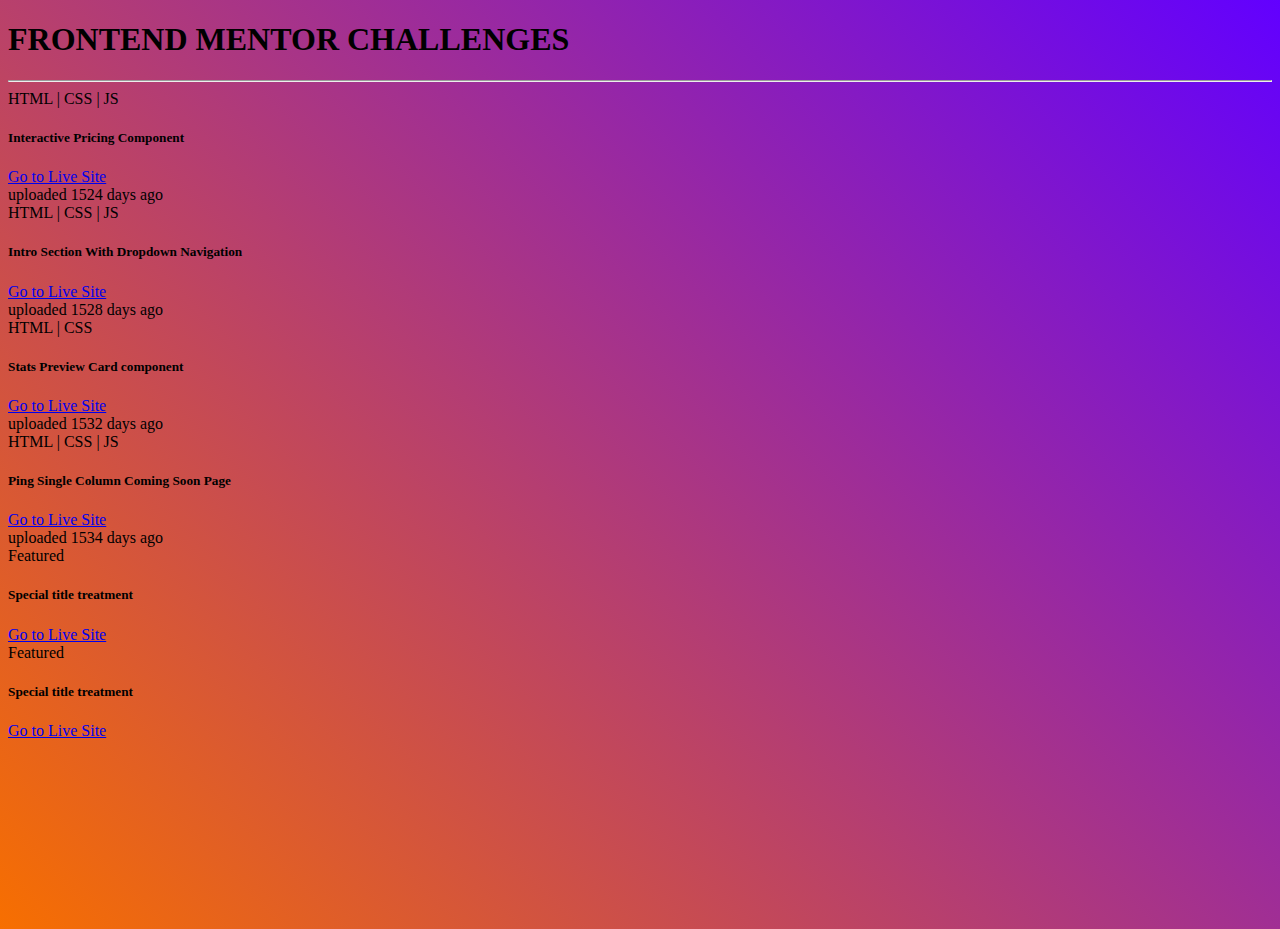
<file: index.html>
<!DOCTYPE html>
<html lang="en">
    <head>
        <meta charset="UTF-8">
        <meta http-equiv="X-UA-Compatible" content="IE=edge">
        <meta name="viewport" content="width=device-width, initial-scale=1.0">

        <!-- bootstrap -->
        <link href="https://cdn.jsdelivr.net/npm/bootstrap@5.1.3/dist/css/bootstrap.min.css" rel="stylesheet" integrity="sha384-1BmE4kWBq78iYhFldvKuhfTAU6auU8tT94WrHftjDbrCEXSU1oBoqyl2QvZ6jIW3" crossorigin="anonymous">

        <!-- css local -->
        <link rel="stylesheet" href="style.css">
        <title>Frontendmentor Challenges</title>
        
    </head>
    <body>
        <main class="container">
            <div class="my-5">
                <h1 class="text-center text-white">FRONTEND MENTOR CHALLENGES</h1>
            </div>
            <hr class="bg-white">
            <div class="row my-4 d-flex flex-column flex-md-row m-auto">

				<!-- project 1 starts -->
				<div class="card-group my-2 col col-md-6 col-lg-4">
                    <div class="card text-center">
                        <div class="card-header">
                          	HTML | CSS | JS 
                        </div>

                        <div class="card-body d-flex flex-column justify-content-between">
							<h5 class="card-title">Interactive Pricing Component</h5>
							<a href="./Interactive_Pricing_Component/index.html" class="btn btn-outline-primary">Go to Live Site</a>
                        </div>

                        <div id="uploadDate4" class="card-footer text-muted">
                        </div>
                    </div>
                </div>
				<!-- project 1 ends -->

				<!-- project 2 starts -->
				<div class="card-group my-2 col col-md-6 col-lg-4">
                    <div class="card text-center">
                        <div class="card-header">
                          	HTML | CSS | JS
                        </div>

                        <div class="card-body d-flex flex-column justify-content-between">
							<h5 class="card-title">Intro Section With Dropdown Navigation</h5>
							<a href="./Intro_Section_With_Dropdown_Navigation/index.html" class="btn btn-outline-primary">Go to Live Site</a>
                        </div>

                        <div id="uploadDate2" class="card-footer text-muted">
                        </div>
                      </div>
                </div>
				<!-- project 2 starts -->

				<!-- project 3 starts -->
                <div class="card-group my-2 col col-md-6 col-lg-4">
                    <div class="card text-center">
                        <div class="card-header">
                            HTML | CSS
                        </div>

                        <div class="card-body d-flex flex-column justify-content-between">
                            <h5 class="card-title">Stats Preview Card component</h5>
                            <a href="./Stats_Preview_Card_Component/index.html" class="btn btn-outline-primary">Go to Live Site</a>
                        </div>

                        <div id="uploadDate1" class="card-footer text-muted">
                        </div>
                    </div>
                </div>
				<!-- project 3 ends -->

				<!-- project 4 starts -->
                <div class="card-group my-2 col col-md-6 col-lg-4">
                    <div class="card text-center">
                        <div class="card-header">
                           HTML | CSS | JS
                        </div>

                        <div class="card-body d-flex flex-column justify-content-between">
                            <h5 class="card-title">Ping Single Column Coming Soon Page</h5>
                            <a href="./Ping_Single_Column_Coming_Soon_Page/index.html" class="btn btn-outline-primary">Go to Live Site</a>
                        </div>
                        
                        <div id="uploadDate3" class="card-footer text-muted">
                        </div>
                    </div>
                </div>
                <!-- project 4 ends -->

				<!-- project 5 starts -->
                <div class="card-group my-2 col col-md-6 col-lg-4">
                    <div class="card text-center bg-transparent">
                        <div class="card-header">
                          	Featured
                        </div>
                        <div class="card-body d-flex flex-column justify-content-between">
							<h5 class="card-title">Special title treatment</h5>
							<a href="#" class="btn btn-outline-primary">Go to Live Site</a>
                        </div>
                        <div class="card-footer text-muted">
                        </div>
                      </div>
                </div>
				<!-- project 5 ends -->

				<!-- project 6 starts -->
                <div class="card-group my-2 col col-md-6 col-lg-4">
                    <div class="card text-center bg-transparent">
                        <div class="card-header">
                          	Featured
                        </div>
                        <div class="card-body d-flex flex-column justify-content-between">
							<h5 class="card-title">Special title treatment</h5>
							<a href="#" class="btn btn-outline-primary">Go to Live Site</a>
                        </div>
                        <div class="card-footer text-muted">
                        </div>
                    </div>
                </div>
				<!-- project 6 ends -->

            </div>
        </main>

        <!-- js bootstrap -->
        <script src="https://cdn.jsdelivr.net/npm/bootstrap@5.1.3/dist/js/bootstrap.bundle.min.js" integrity="sha384-ka7Sk0Gln4gmtz2MlQnikT1wXgYsOg+OMhuP+IlRH9sENBO0LRn5q+8nbTov4+1p" crossorigin="anonymous"></script>

        <!-- local js -->
        <script src="./script.js"></script>
    </body>
</html>
</file>
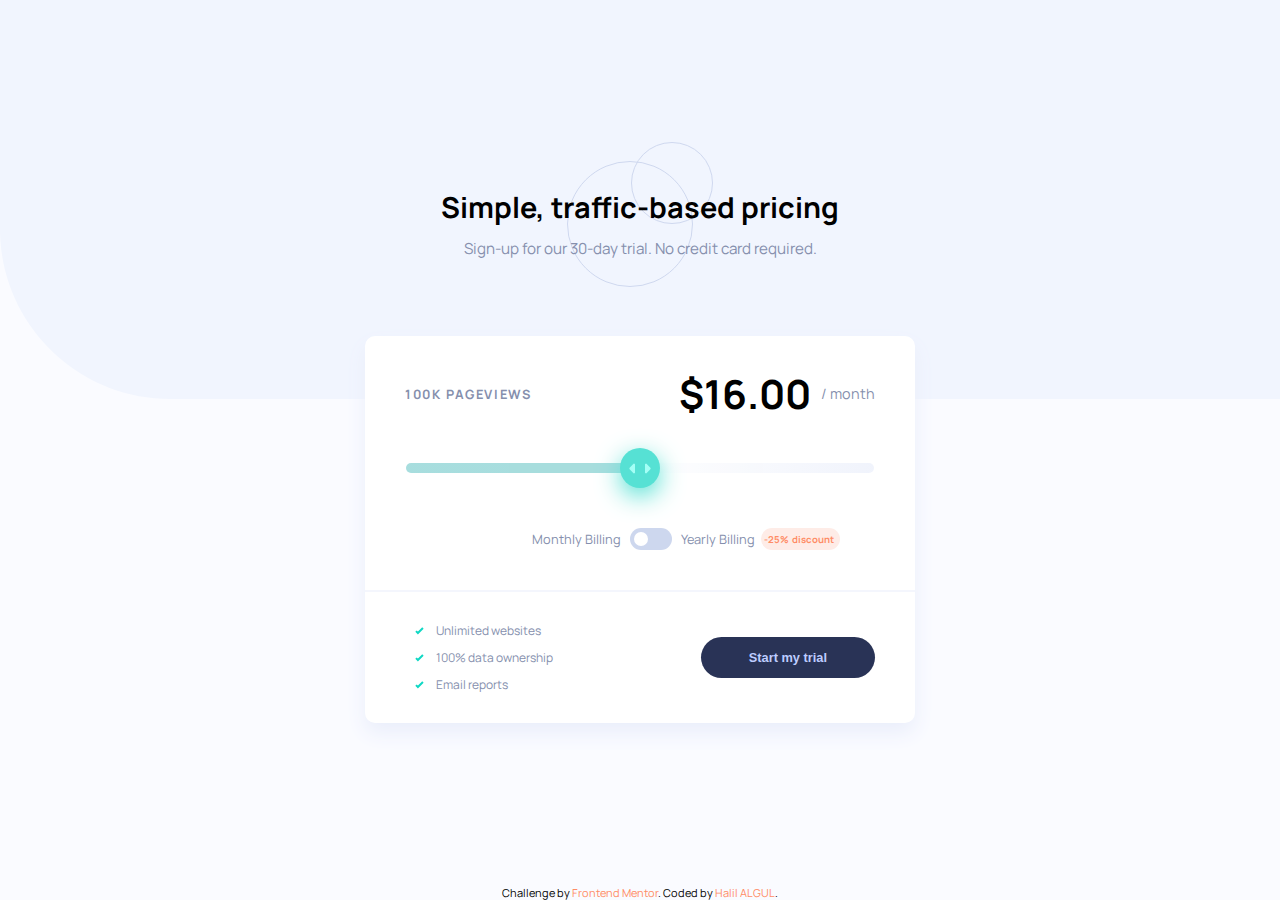
<file: Interactive_Pricing_Component/index.html>
<!DOCTYPE html>
<html lang="en">
	<head>
		<meta charset="UTF-8">
		<meta name="viewport" content="width=device-width, initial-scale=1.0"> <!-- displays site properly based on user's device -->

		<!-- google fonts -->
		<link rel="preconnect" href="https://fonts.googleapis.com">
		<link rel="preconnect" href="https://fonts.gstatic.com" crossorigin>
		<link href="https://fonts.googleapis.com/css2?family=Manrope:wght@600;800&display=swap" rel="stylesheet">

		<!-- css local -->
		<link rel="stylesheet" href="style.css">
		
		<!-- icon is taken from icons8.com -->
		<link rel="icon" type="image/png" sizes="32x32" href="./images/icons8-price-32.png"> 
		
		<title>Interactive Pricing Component</title>

	</head>
	<body>
		<main>

			<!-- textPanel starts -->
			<div class="textPanel">
				<h1>Simple, traffic-based pricing</h1>
				<p>Sign-up for our 30-day trial. <br /> No credit card required.</p>
			</div>
			<!-- textPanel ends -->

			<!-- pricePanel starts -->
			<div class="pricePanel">
				<div>

					<!-- page view count starts -->
					<div class="pageViewContainer">
						<p class="pageView">100K  PAGEVIEWS</p>

						<!-- price on desktop version starts -->
						<div class="priceContainerDesktop">
							<p class="priceDesktop">$16.00 <span>/ month</span></p>
						</div>
						<!-- price on desktop version ends -->

					</div>
					<!-- page view count ends -->

					<!-- range slider starts -->
					<div class="slideContainer">
						<input type="range" min="0" max="4" value="2" class="sliderPrice" id="rangeSlider">
					</div>
					<!-- range slider starts -->

					<!-- price on mobile version starts -->
					<div class="priceContainerMobile">
						<p class="priceMobile">$16.00 <span>/ month</span> </p>
					</div>
					<!-- price on mobile version ends -->

					<!-- subscription content starts -->
					<div class="subscriptionContainer">
						<p>Monthly Billing</p>
						<label class="switch">
							<input id="toggleSubscription" type="checkbox">
							<span class="slider round"></span>
						</label>
						<p>Yearly Billing</p>
						<a class="discountSpan">-25% <span>discount</span> </a>
					</div>
					<!-- subscription content ends -->

				</div>

				<hr />

				<div class="listAndButtonContainer">
					<div class="listContainer">
						<ul>
							<li>
								<img src="./images/icon-check.svg" alt="checkmark"> 
								Unlimited websites
							</li>
							<li>
								<img src="./images/icon-check.svg" alt="checkmark"> 
								100% data ownership
							</li>
							<li>
								<img src="./images/icon-check.svg" alt="checkmark"> 
								Email reports
							</li>
						</ul>
					</div>

					<!-- button start -->
					<div class="buttonContainer">
						<button id="btnNotify">Start my trial</button>
					</div>
					<!-- button ends -->

				</div>
			</div>
			<!-- pricePanel ends -->

		</main>

		<!-- footer starts -->
		<footer>
			Challenge by <a href="https://www.frontendmentor.io?ref=challenge" target="_blank" rel="noopener noreferrer">Frontend Mentor</a>. 
			Coded by <a href="https://www.linkedin.com/in/halilagul/" target="_blank" rel="noopener noreferrer">Halil ALGUL</a>.
		</footer>
		<!-- footer ends -->

		<!-- local js -->
		<script src="./script.js"></script>

	</body>
</html>
</file>
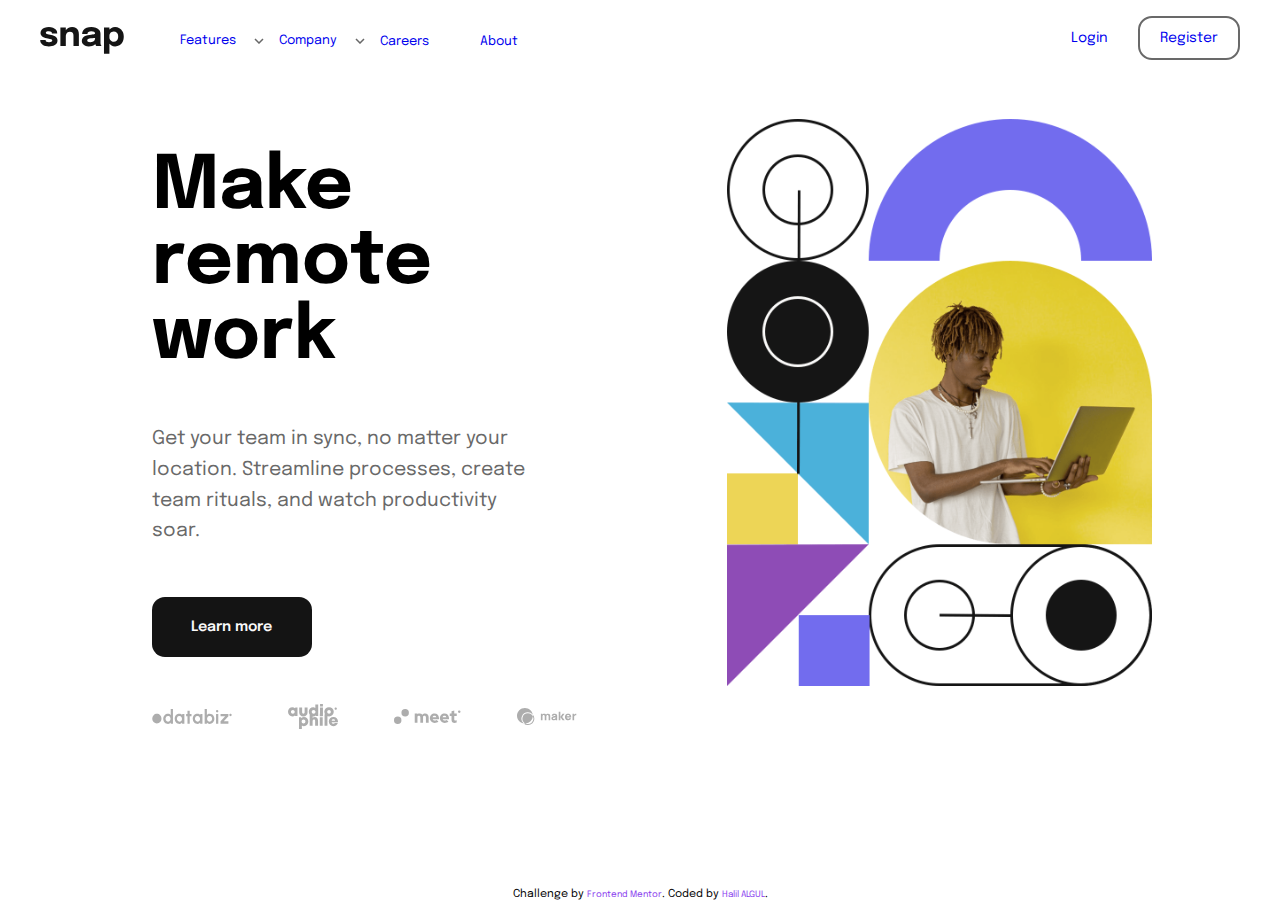
<file: Intro_Section_With_Dropdown_Navigation/index.html>
<!DOCTYPE html>
<html lang="en">
    <head>
        <meta charset="UTF-8">
        <meta name="viewport" content="width=device-width, initial-scale=1.0"> <!-- displays site properly based on user's device -->

        <link rel="icon" type="image/png" sizes="32x32" href="./images/favicon-32x32.png">

        <!-- google fonts -->
        <link rel="preconnect" href="https://fonts.googleapis.com">
        <link rel="preconnect" href="https://fonts.gstatic.com" crossorigin>
        <link href="https://fonts.googleapis.com/css2?family=Epilogue:wght@500;700&display=swap" rel="stylesheet">

        <!-- css local -->
        <link rel="stylesheet" href="style.css">
        
        <title>Frontend Mentor | Intro Section With Dropdown Navigation</title>

    </head>
    <body>
        <header>

            <!-----------------------------------Navigations Starts----------------------------------->
            <nav>

                <!-- Logo Starts -->
                <div class="snapLogoDiv">
                    <a href="#" id="snapLogo">
                        <img src="./images/logo.svg" alt="snap logo">
                    </a>
                </div>
                <!-- Logo Ends -->

                <!-----------------------------------Desktop Navigation Bar Starts----------------------------------->
                <div class="wideScreen">
                    
                    <!-- featuresDesktop starts -->
                    <div class="featuresDiv">
                        <a href="#" id="features">
                            Features
                            <img 
                            id="featuresArrow"
                            src="./images/icon-arrow-down.svg" 
                            alt="down arrow to expand features section">
                        </a>
                        <div class="dropdownFeatures hide">
                            <a href="#">
                                <img src="./images/icon-todo.svg" alt="todo icon">
                               <p>Todo List</p>
                            </a>
                            <a href="#">
                                <img src="./images/icon-calendar.svg" alt="calendar icon">
                                <p>Calendar</p>
                            </a>
                            <a href="#">
                                <img src="./images/icon-reminders.svg" alt="reminders icon">
                                <p>Reminders</p>
                            </a>
                            <a href="#">
                                <img src="./images/icon-planning.svg" alt="planning icon">
                                <p>Planning</p>
                            </a>
                        </div>
                    </div>
                    <!-- featuresDesktop ends -->

                    <!-- companyDesktop starts -->
                    <div class="companyDiv">
                        <a href="#" id="company">
                            Company
                            <img 
                            id="companyArrow" 
                            src="./images/icon-arrow-down.svg" 
                            alt="down arrow to expand company section">
                        </a>
                        <div class="dropdownCompany hide" isActive="true">
                            <a href="#">
                                <p>History</p>
                            </a>
                            <a href="#">
                                <p>Our Team</p>
                            </a>
                            <a href="#">
                                <p>Blog</p>
                            </a>
                        </div>
                    </div>
                    <!-- companyDesktop ends -->
                    <div class="navItem">
                        <a href="#">Careers</a>
                    </div>
                    <div class="navItem">
                        <a href="#">About</a>
                    </div>
                    <div class="loginAndRegister">
                        <a href="#" id="login">Login</a>
                        <a href="#" id="register">Register</a>
                    </div>
                </div>
                <!-----------------------------------Desktop Navigation Bar Ends----------------------------------->

                <!-----------------------------------Mobile Side-Bar Starts----------------------------------->

                <!-- menu icon starts -->
                <div class="menuDiv">
                    <a href="#" id="menuIcon">
                        <img src="./images/icon-menu.svg" alt="menu icon">
                    </a>
                </div>
                <!-- menu icon ends -->

                <!-- Off-Canvas Navigation Start -->
                <div class="sidebar hide">
                    <div class="closeDiv">
                        <a href="#" id="sidebarClose">
                            <img src="./images/icon-close-menu.svg" alt="sidebar close button" align="right">
                        </a>
                    </div>

                    <!-- featuresMobile starts -->
                    <div class="featuresDiv">
                        <a href="#" id="featuresMobile">
                            Features
                            <img 
                            id="featuresArrowMobile"
                            src="./images/icon-arrow-down.svg" 
                            alt="down arrow to expand features section">
                        </a>
                        <div class="dropdownFeatures dropdownFeaturesMobile hide">
                            <a href="#">
                                <img src="./images/icon-todo.svg" alt="todo icon">
                               <p>Todo List</p>
                            </a>
                            <a href="#">
                                <img src="./images/icon-calendar.svg" alt="calendar icon">
                                <p>Calendar</p>
                            </a>
                            <a href="#">
                                <img src="./images/icon-reminders.svg" alt="reminders icon">
                                <p>Reminders</p>
                            </a>
                            <a href="#">
                                <img src="./images/icon-planning.svg" alt="planning icon">
                                <p>Planning</p>
                            </a>
                        </div>
                    </div>
                    <!-- featuresMobile ends -->

                    <!-- companyMobile starts -->
                    <div class="companyDiv">
                        <a href="#" id="companyMobile">
                            Company
                            <img 
                            id="companyArrowMobile" 
                            src="./images/icon-arrow-down.svg" 
                            alt="down arrow to expand company section">
                        </a>
                        <div class="dropdownCompany dropdownCompanyMobile hide">
                            <a href="#">
                                <p>History</p>
                            </a>
                            <a href="#">
                                <p>Our Team</p>
                            </a>
                            <a href="#">
                                <p>Blog</p>
                            </a>
                        </div>
                    </div>
                    <!-- companyMobile ends -->
                    <div>
                        <a href="#">Careers</a>
                    </div>
                    <div>
                        <a href="#">About</a>
                    </div>
                    <div class="loginAndRegister">
                        <a href="#" id="loginMobile">Login</a>
                        <a href="#" id="register">Register</a>
                    </div>
                </div>
                <!-- Off-Canvas Navigation Ends -->

                <!-----------------------------------Mobile Side-Bar Ends----------------------------------->
            </nav>
            <!-----------------------------------Navigations Ends----------------------------------->
        </header>

        <!-----------------------------------Main Starts----------------------------------->
        <main>
            <div class="mainDiv">

                <!-- image mobile starts -->
                <div class="imageDiv">
                    <img class="imageMobile" src="./images/image-hero-mobile.png" alt="a guy holding laptop">
                </div>
                <!-- image mobile ends -->

                <!-- text panel starts -->
                <div class="textPanel">
                    <div class="text">
                        <h1>Make remote work</h1>
                        <p>Get your team in sync, no matter your location. Streamline processes, create team rituals, and watch productivity soar.</p>
                        <a href="#" class="moreBtn">Learn more</a>
                        <div class="companyLogos">
                            <img src="./images/client-databiz.svg" alt="databiz logo" width="80px" height="15px">
                            <img src="./images/client-audiophile.svg" alt="audiophile logo" width="50px">
                            <img src="./images/client-meet.svg" alt="meet logo" height="15px">
                            <img src="./images/client-maker.svg" alt="maker logo" width="60px">
                        </div>
                    </div>
                </div>
                <!-- text panel ends -->

                <!-- image desktop starts -->
                <div class="imageDesktopDiv">
                    <img class="imageDesktop" src="./images/image-hero-desktop.png" alt="a guy holding laptop">
                </div>
                <!-- image desktop ends -->

            </div>
        </main>
        <!-----------------------------------Main Ends----------------------------------->

        

        
        <!-----------------------------------Footer Starts----------------------------------->
        <footer>
            Challenge by <a href="https://www.frontendmentor.io?ref=challenge" rel="noopener noreferrer" target="_blank">Frontend Mentor</a>. 
            Coded by <a href="https://github.com/halibal" rel="noopener noreferrer" target="_blank">Halil ALGUL</a>.
        </footer>
        <!-----------------------------------Footer Ends----------------------------------->

        <!-----------------------------------JavaScript Local----------------------------------->
        <script src="script.js"></script>
    </body>
</html>
</file>
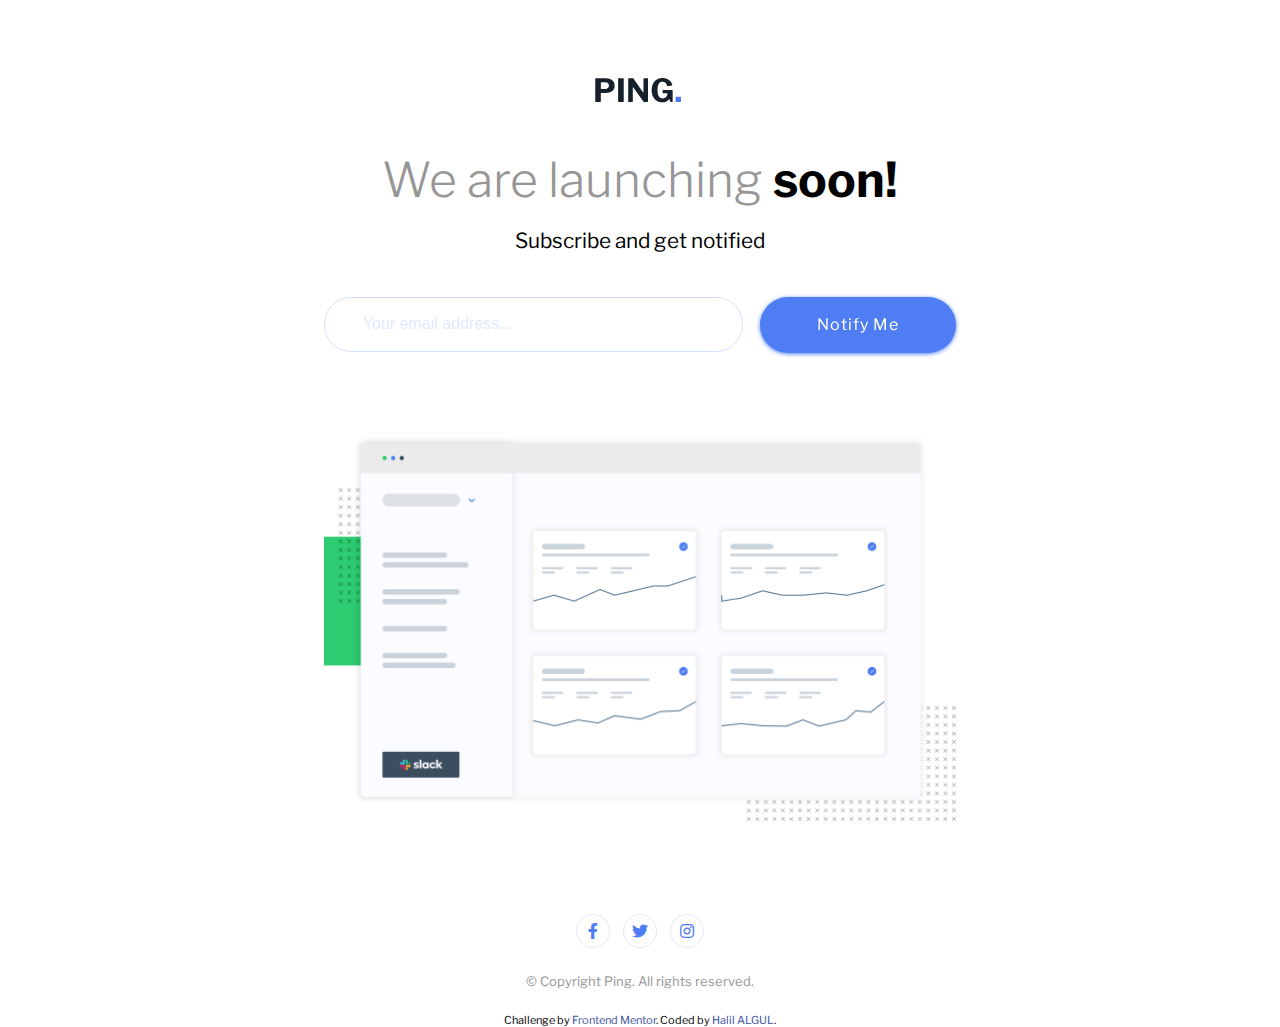
<file: Ping_Single_Column_Coming_Soon_Page/index.html>
<!DOCTYPE html>
<html lang="en">
    <head>
        <meta charset="UTF-8">
        <meta name="viewport" content="width=device-width, initial-scale=1.0"> <!-- displays site properly based on user's device -->

        <!-- favicon -->
        <link rel="icon" type="image/png" sizes="32x32" href="./images/favicon-32x32.png">

        <!-- fontawesome local -->
        <link rel="stylesheet" href="./fontawesome/css/all.min.css">

        <!-- css local -->
        <link rel="stylesheet" href="style.css">
        
        <!-- title -->
        <title>Frontend Mentor | Ping Coming Soon Page</title>

    </head>
    <body>
        <main>
            <div class="content">
                <div class="companyLogoDiv">
                    <svg class="companyLogo" xmlns="http://www.w3.org/2000/svg" viewBox="-180 0 450 70"><g fill="none"><path fill="#15202A" d="M5.008 25c.555 0 .832-.245.832-.736v-8c0-.235.117-.352.352-.352h4.8c2.603 0 4.699-.635 6.288-1.904 1.59-1.27 2.384-3.056 2.384-5.36 0-1.621-.41-2.987-1.232-4.096-.821-1.11-1.93-1.936-3.328-2.48-1.397-.544-2.981-.816-4.752-.816h-9.6c-.341 0-.512.203-.512.608V24.36c0 .213.048.373.144.48.096.107.272.16.528.16h4.096zm5.216-13.088H6.288c-.17 0-.288-.048-.352-.144-.064-.096-.096-.25-.096-.464V5.832c0-.213.048-.363.144-.448.096-.085.25-.128.464-.128H10c1.195 0 2.144.277 2.848.832.704.555 1.056 1.376 1.056 2.464 0 1.045-.33 1.867-.992 2.464-.661.597-1.557.896-2.688.896zM27.856 25c.32 0 .544-.059.672-.176.128-.117.192-.315.192-.592v-22.4c0-.384-.17-.576-.512-.576h-4.576c-.341 0-.512.203-.512.608v22.464c0 .235.053.405.16.512.107.107.288.16.544.16h4.032zm9.312 0c.235 0 .4-.037.496-.112.096-.075.144-.197.144-.368V10.344c0-.107.037-.17.112-.192.075-.021.155.021.24.128l10.208 14.336c.128.17.245.277.352.32.107.043.256.064.448.064H52.4a.66.66 0 00.432-.144.455.455 0 00.176-.368V1.736c0-.32-.139-.48-.416-.48H49.04c-.384 0-.576.192-.576.576v13.216c0 .235-.053.352-.16.352-.085 0-.192-.085-.32-.256L38.576 1.736c-.15-.213-.277-.347-.384-.4-.107-.053-.288-.08-.544-.08h-3.872c-.384 0-.576.203-.576.608v22.592c0 .363.213.544.64.544h3.328zm30.176.32c1.664 0 3.013-.288 4.048-.864a9.158 9.158 0 002.672-2.24c.15-.17.256-.181.32-.032l.928 2.304c.192.341.47.512.832.512h1.024c.15 0 .267-.043.352-.128a.476.476 0 00.128-.352V13.736a.703.703 0 00-.24-.56c-.16-.139-.39-.208-.688-.208l-8.544-.032c-.341 0-.512.15-.512.448v2.4c0 .192.043.33.128.416.085.085.213.128.384.128h3.872c.235 0 .352.096.352.288 0 .085-.01.15-.032.192l-.064.928c-.235 1.045-.736 1.915-1.504 2.608-.768.693-1.792 1.04-3.072 1.04-1.685 0-2.976-.65-3.872-1.952-.896-1.301-1.344-3.435-1.344-6.4 0-2.837.427-4.907 1.28-6.208.853-1.301 2.101-1.952 3.744-1.952 1.259 0 2.283.363 3.072 1.088.79.725 1.29 1.643 1.504 2.752.043.192.096.325.16.4.064.075.181.112.352.112l4.224-.64c.277-.021.416-.15.416-.384 0-.192-.021-.352-.064-.48-.213-1.173-.752-2.277-1.616-3.312-.864-1.035-1.984-1.872-3.36-2.512-1.376-.64-2.896-.96-4.56-.96-2.176 0-4.096.501-5.76 1.504-1.664 1.003-2.955 2.432-3.872 4.288-.917 1.856-1.376 4.021-1.376 6.496 0 2.41.437 4.528 1.312 6.352.875 1.824 2.117 3.237 3.728 4.24 1.61 1.003 3.493 1.504 5.648 1.504z"/><path fill="#4C7BF3" d="M85.072 25c.32 0 .55-.059.688-.176.139-.117.208-.315.208-.592v-4c0-.363-.16-.544-.48-.544h-4.384a.498.498 0 00-.368.144c-.096.096-.144.24-.144.432v4.064c0 .448.235.672.704.672h3.776z"/></g></svg>
                </div>
                <h1><span>We are launching</span> soon!</h1>
                <p class="subscribeTxt">Subscribe and get notified</p>
                <div class="inputAndButton">
                    <div class="inputAndWarning">
                        <input id="inputEmail" type="text" placeholder="Your email address...">
                        <p class="warningText"><em>Please provide a valid email address</em></p>
                    </div>
                    <a href="#" id="btn" class="btnNotify">Notify Me</a>
                </div>
            </div>
            <div class="imgDiv">
                <img id="illustrationDashboard" src="./images/illustration-dashboard.png" alt="illustration-dashboard">
            </div>
            <div class="icons">
                <a target="_blank" rel="noreferrer noopener" href="https://tr-tr.facebook.com" class="iconDivs"><i class="fa-brands fa-facebook-f"></i></a>
                <a target="_blank" rel="noreferrer noopener" href="https://twitter.com" class="iconDivs"><i class="fa-brands fa-twitter"></i></a>
                <a target="_blank" rel="noreferrer noopener" href="https://www.instagram.com/halibal__/" class="iconDivs"><i class="fa-brands fa-instagram"></i></a>
            </div>
            <p class="copyright">&copy; Copyright Ping. All rights reserved.</p>
        </main>
        

        <footer>
            <p class="attribution">
            Challenge by <a href="https://www.frontendmentor.io?ref=challenge" target="_blank" rel="noopener noreferrer">Frontend Mentor</a>. 
            Coded by <a href="https://www.linkedin.com/in/halilagul/" target="_blank" rel="noreferrer noopener">Halil ALGUL</a>.
            </p>
        </footer>

        <!-- js local -->
        <script src="script.js"></script>
    </body>
</html>
</file>
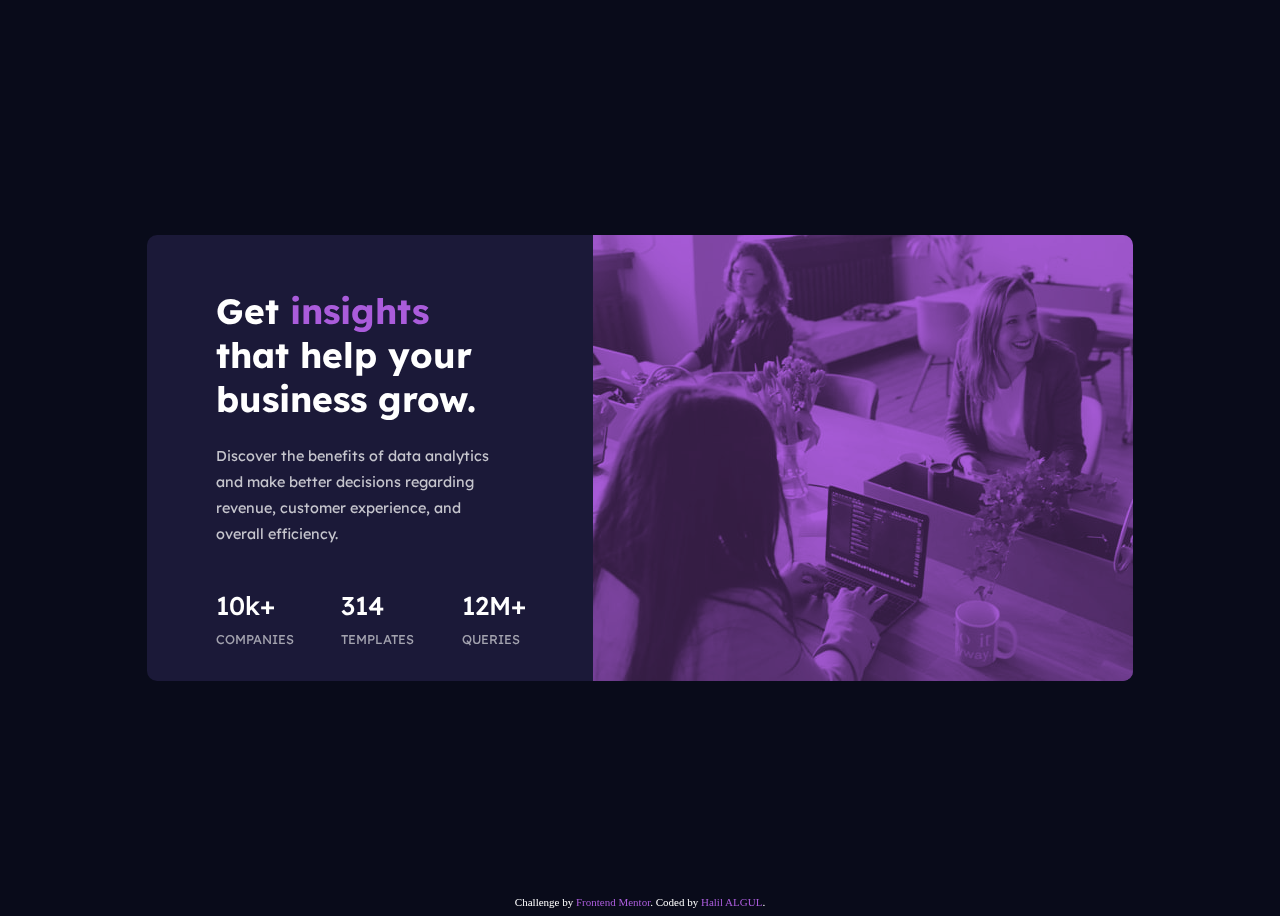
<file: Stats_Preview_Card_Component/index.html>
<!DOCTYPE html>
<html lang="en">
    <head>
        <meta charset="UTF-8">
        <meta name="viewport" content="width=device-width, initial-scale=1.0"> <!-- displays site properly based on user's device -->
        <link rel="preconnect" href="https://fonts.googleapis.com">
        <link rel="preconnect" href="https://fonts.gstatic.com" crossorigin>
        <link href="https://fonts.googleapis.com/css2?family=Inter:wght@400;700&family=Lexend+Deca&display=swap" rel="stylesheet">

        <link rel="icon" type="image/png" sizes="32x32" href="./images/favicon-32x32.png">
        <link rel="stylesheet" href="style.css">

        <title>Frontend Mentor | Stats preview card component</title>

        <!-- Feel free to remove these styles or customise in your own stylesheet 👍 -->
        <style>
        </style>
    </head>
    <body>

        <main>
            <div class="imgDiv">
                <img class="imgMobile" src="./images/image-header-mobile.jpg" alt="women-working-on-table">
                <img class="imgDesktop" src="./images/image-header-desktop.jpg" alt="women-working-on-table">
            </div>

            <div class="content">
                <h1>Get <span>insights</span> that help your business grow.</h1>
                <p>Discover the benefits of data analytics and make better decisions regarding revenue, customer experience, and overall efficiency.</p>
                <div class="statsMain">
                    <div class="statsSub">
                        <p class="num">10k+</p>
                        <p class="txt">COMPANIES</p>
                    </div>
                    <div class="statsSub">
                        <p class="num">314</p>
                        <p class="txt">TEMPLATES</p>
                    </div>
                    <div class="statsSub">
                        <p class="num">12M+</p>
                        <p class="txt">QUERIES</p>
                    </div>
                </div>
            </div>
        </main>
        

        

       
        
        

        <footer>
            Challenge by <a href="https://www.frontendmentor.io?ref=challenge" target="_blank" rel="noopener noreferrer">Frontend Mentor</a>. 
            Coded by <a href="https://github.com/halibal" target="_blank" rel="noopener noreferrer">Halil ALGUL</a>.
        </div>
    </body>
</html>
</file>
<file: style.css>
/* elements */

body {
    min-height: 100vh;
    background: linear-gradient(-135deg, #6200ff, #f76f00);
}
    /* background-size: 600% 600%;

    -webkit-animation: AnimationName 30s ease infinite;
    -moz-animation: AnimationName 30s ease infinite;
    animation: AnimationName 30s ease infinite;
}

@-webkit-keyframes AnimationName {
    0%{background-position:0% 50%}
    50%{background-position:100% 50%}
    100%{background-position:0% 50%}
}
@-moz-keyframes AnimationName {
    0%{background-position:0% 50%}
    50%{background-position:100% 50%}
    100%{background-position:0% 50%}
}
@keyframes AnimationName {
    0%{background-position:0% 50%}
    50%{background-position:100% 50%}
    100%{background-position:0% 50%}
} */

/* IDs */


/* Classes */
</file>
<file: Interactive_Pricing_Component/style.css>
@import url('https://fonts.googleapis.com/css2?family=Manrope:wght@600;800&display=swap');

:root {
    /* primary colors */

    /* full slider bar */
    --cl-scyan: hsl(174, 77%, 80%);
    /* slider background */
    --cl-strcyan: hsl(174, 86%, 45%);
    /* discount background */
    --cl-lgred: hsl(14, 92%, 95%);
    /* discount text */
    --cl-lred: hsl(15, 100%, 70%);
    /* cta text */
    --cl-pblue: hsl(226, 100%, 87%);

    /* neutral colors */

    /* pricing background */
    --cl-white: hsl(0, 0%, 100%);
    /* main background */
    --cl-vpblue: hsl(230, 100%, 99%);
    /* empty slider bar */
    --cl-lgblue1: hsl(224, 65%, 95%);
    /* toggle background */
    --cl-lgblue2: hsl(223, 50%, 87%);
    /* text */
    --cl-gblue: hsl(225, 20%, 60%);
    /* text&cta background */
    --cl-ddblue: hsl(227, 35%, 25%);

    /* font sizes - introductory paragraph */
    --fs-px: 15px;

    /* font family */
    --ff-manrope: 'Manrope', sans-serif;

    /* font weight: 600-800 */
}

/* elements */

* {
    margin: 0;
    padding: 0;
}

a {
    text-decoration: none;
    color: var(--cl-lred);
}

a:visited {
    text-decoration: none;
    color: var(--cl-lred);
}

body {
    position: relative;
    background: var(--cl-vpblue) url(./images/bg-pattern.svg) no-repeat;
    min-height: 100vh;
    font-family: var(--ff-manrope);
}

button {
    cursor: pointer;
}

footer {
    width: 100%;
    position: absolute;
    bottom: 0;
    text-align: center;
    font-size: 11px;
}

h1 {
    font-size: 1.2rem;
    margin: 10px auto;
}

hr {
    border-color: var(--cl-vpblue);
    border-style: solid;
}

main {
    margin: 50px auto 85px auto;
    width: 325px;
    text-align: center;
}

ul {
    list-style: none;
}

/* IDs */

#toggleSubscription {
    opacity: 0;
    width: 0;
    height: 0;
}

#toggleSubscription:checked+.slider {
    background-color: var(--cl-strcyan);
}

#toggleSubscription:focus+.slider {
    box-shadow: 0 0 1px var(--cl-strcyan);
}

#toggleSubscription:checked+.slider:before {
    -webkit-transform: translateX(26px);
    -ms-transform: translateX(26px);
    transform: translateX(20px);
}

/* Classes */

.buttonContainer button {
    background-color: var(--cl-ddblue);
    color: var(--cl-pblue);
    font-weight: 700;
    font-size: 0.8rem;
    padding: 0.8rem 3rem;
    border: none;
    border-radius: 2rem;
}

.buttonContainer button:hover {
    color: var(--cl-white);
}

.listContainer {
    margin: 20px;
    font-size: 0.75rem;
}

.listContainer img {
    margin: 0 10px;
}

.listContainer ul {
    margin: 0 0 30px 0;
}

.listContainer li {
    margin: 10px 0;
}

.pageView {
    font-size: 0.8rem;
    font-weight: 700;
    letter-spacing: 0.1rem;
}

.pageViewContainer {
    margin-bottom: 35px;
    order: 1;
}

.pricePanel {
    background-color: var(--cl-white);
    border-radius: 10px;
    padding: 30px 0;
    color: var(--cl-gblue);
    box-shadow: 0 10px 20px var(--cl-lgblue1);
}

.priceContainerDesktop {
    display: none;
}

.priceContainerMobile,
.priceContainerDesktop {
    margin: 25px auto 0 auto;
    font-size: 2rem;
    color: black;
    font-weight: 700;
    order: 3;
}

.priceContainerMobile>p,
.priceContainerDesktop>p {
    display: flex;
    justify-content: center;
    align-items: center;
}

.priceContainerMobile>p>span,
.priceContainerDesktop>p>span {
    font-size: 0.9rem;
    font-weight: 400;
    color: var(--cl-gblue);
    margin-left: 10px;
}

/* toggle slider starts */
.switch {
    position: relative;
    display: inline-block;
    width: 48px;
    height: 22px;
}

.switch .slider {
    position: absolute;
    cursor: pointer;
    top: 0;
    left: 0;
    right: 0;
    bottom: 0;
    background-color: #ccc;
    -webkit-transition: .4s;
    transition: .4s;
}

.slider:before {
    position: absolute;
    content: "";
    height: 14px;
    width: 14px;
    left: 4px;
    bottom: 4px;
    background-color: white;
    -webkit-transition: .4s;
    transition: .4s;
}

.slider.round {
    border-radius: 1rem;
    background-color: var(--cl-lgblue2);
}

.slider.round:before {
    border-radius: 50%;
}

/* toggle slider ends */

.slideContainer {
    order: 2;
}

/* price slider start */
.sliderPrice {
    -webkit-appearance: none;
    width: 85%;
    height: 10px;
    border-radius: 1rem;
    background: var(--cl-lgblue1);
    outline: none;
    opacity: 0.7;
    -webkit-transition: .2s;
    transition: opacity .2s;
}

.sliderPrice:hover {
    opacity: 1;
}

.sliderPrice::-webkit-slider-thumb {
    -webkit-appearance: none;
    appearance: none;
    width: 40px;
    height: 40px;
    border-radius: 50%;
    background: var(--cl-strcyan) url(./images/icon-slider.svg) no-repeat center;
    cursor: pointer;
    box-shadow: 0 8px 25px var(--cl-strcyan);
}

/* price slider ends */

.subscriptionContainer {
    display: flex;
    justify-content: flex-end;
    font-size: 0.8rem;
    margin: 40px 10px;
    order: 4;
}

.subscriptionContainer * {
    margin: 0 3px;
}

.discountSpan {
    display: flex;
    align-items: center;
    font-weight: 700;
    border-radius: 1rem;
    background-color: var(--cl-lgred);
    color: var(--cl-lred);
    padding: 1px 10px;
    font-size: 0.6rem;
}

.discountSpan span {
    display: none;
}

.textPanel {
    display: flex;
    margin: 50px 0 30px 0;
    background: url(./images/pattern-circles.svg) no-repeat top;
    flex-wrap: wrap;
    justify-content: center;
    padding: 25px 0 35px 0;
}

.textPanel>p {
    color: var(--cl-gblue);
    font-size: 0.8rem;
    line-height: 1.5rem;
}

@media screen and (min-width: 1000px) {

    body {
        display: flex;
        align-items: center;
        background: var(--cl-vpblue) url(./images/bg-pattern.svg) no-repeat;
        background-size: contain;
    }

    hr {
        border: 1px solid hsl(224, 65%, 95%, 0.5);
        ;
    }

    main {
        width: 550px;
    }

    .textPanel {
        flex-direction: column;
        padding: 35px 0 50px 0;
        margin: 0 0 25px 0;
    }

    h1 {
        font-size: 1.8rem;
    }

    .textPanel br {
        display: none;
    }

    .textPanel p {
        font-size: 0.95rem;
    }

    .subscriptionContainer {
        margin: 50px 10px 40px 10px;
        width: 85%;
    }

    .subscriptionContainer p {
        display: flex;
        justify-content: center;
        align-items: center;
    }

    .pricePanel {
        padding: 30px 0 0 0;
    }

    .priceContainerMobile {
        display: none;
    }

    .pageViewContainer {
        display: flex;
        align-items: center;
        justify-content: space-between;
        margin-right: 40px;
        margin-left: 40px;
    }

    .priceContainerDesktop {
        display: initial;
        margin: 0;
        font-size: 2.5rem;
    }

    .priceContainerDesktop>p {
        justify-content: flex-end;
        align-items: center;
    }

    .discountSpan {
        padding: 0 3px;
    }

    .discountSpan span {
        display: initial;
    }

    .listAndButtonContainer {
        display: flex;
        justify-content: space-between;
        align-items: center;
        padding: 20px 40px;
    }

    .listContainer {
        margin: 0;
    }

    .listContainer ul {
        margin: 0;
    }

    .listContainer li {
        text-align: start;
    }
}
</file>
<file: Intro_Section_With_Dropdown_Navigation/style.css>
@import url('https://fonts.googleapis.com/css2?family=Epilogue:wght@500;700&display=swap');

:root {
    /* neutral */
    --cl-awht: hsl(0, 0%, 98%);
    --cl-mgry: hsl(0, 0%, 41%);
    --cl-ablk: hsl(0, 0%, 8%);
    
    /* f-size */
    --fs-p: 18px;
    --ff-ep: 'Epilogue', sans-serif;
}

/* elements */

a {
    text-decoration: none;
    font-family: var(--ff-ep);
    font-size: 1em;
}

a:visited {
    color: var(--cl-mgry);
}

a:hover {
    color: var(--cl-ablk);
    font-weight: bold;
}

body {
    position: relative;
    min-height: 100vh;
    margin: 0;
}

footer {
    position: absolute;
    bottom: 0;
    font-size: 11px;
    text-align: center;
    width: 100%;
    font-family: var(--ff-ep);
}

footer a {
    color: hsl(266, 84%, 58%);
}

footer a:visited {
    color: hsl(266, 84%, 58%);
}

footer a:hover {
    color: hsl(266, 84%, 58%);
    font-weight: bold;
}

main {
    width: 100%;
    margin-left: 0px;
    margin-right: 0px;
    display: flex;
    flex-direction: column;
    align-items: center;
    justify-content: center;
    text-align: center;
}

nav {
    display: flex;
    justify-content: space-between;
    align-items: center;
    height: 50px;
    padding: 15px;
}

/* IDs */

#register {
    border: 2px solid var(--cl-mgry);
    border-radius: 1em;
}

#snapLogo {
    display: flex;
    align-items: center;
    justify-content: center;
}


/* Classes */

.closeDiv {
    margin: 0 !important;
}

.companyDiv {
    display: flex;
    flex-direction: column;
}

.companyDiv img, 
.featuresDiv img {
    margin-left: 15px;
    margin-right: 15px;
}

.companyDiv:hover, 
.featuresDiv:hover {
    cursor: pointer;
}

.companyLogos {
    width: 100%;
    display: flex;
    justify-content: space-around;
    align-items: center;
    margin-top: 15%;
}

.dropdownCompany {
    display: flex;
    flex-direction: column;
    margin-bottom: 0px !important;
}

.dropdownCompany a {
    display: flex;
    align-items: center;
    margin: 0px 14%;
}

.dropdownCompany a:hover {
    color: grey;
    transform: scale(1.1);
}

.dropdownFeatures {
    display: flex;
    flex-direction: column;
}

.dropdownFeatures a {
    display: flex;
    align-items: center;
    margin: 0px 6.5%;
}

.dropdownFeatures a:hover {
    color: var(--cl-mgry);
    transform: scale(1.01);
}

.dropdownFeatures a img {
    margin-right: 9%;
    width: 20px;
}

.featuresDiv {
    display: flex;
    flex-direction: column;
    margin-top: 10%;
    margin-bottom: 5% !important;
}

.imageDesktopDiv {
    display: none;
}

.imageMobile {
    width: 100%;
    height: 100%;
}

.moreBtn {
    display: flex;
    align-items: center;
    justify-content: center;
    font-size: 0.9em;
    font-weight: 600;
    height: 50px;
    width: 150px;
    border-radius: 0.9em;
    border: none;
    background-color: var(--cl-ablk);
    font-family: var(--ff-ep);
    margin: auto;
    color: var(--cl-awht);
}

.moreBtn:visited {
    color: var(--cl-awht);
}

.loginAndRegister {
    display: flex;
    flex-direction: column;
    width: 100%;
    align-items: center;
    justify-content: center;
}

.loginAndRegister a {
    font-size: 14px;
    text-align: center;
    line-height: 40px;
    height: 40px;
    width: 100%;
    margin-bottom: 5px;
}

.sidebar {
    position: fixed;
    z-index: 1;
    top: 0;
    right: 0;
    overflow: hidden;
    transition: 0.5s;
    display: flex;
    flex-direction: column;
    height: 100%;
    width: 200px;
    background-color: var(--cl-awht);
    font-family: var(--ff-ep);
    color: var(--cl-mgry);
    font-size: 16px;
    padding: 22px;
}

.sidebar div {
    margin: 6.5% 0;
}

.snapLogoDiv {
    margin-left: 2%;
    margin-right: 4.5%;
}

.text {
    font-family: var(--ff-ep);
    margin: 6% 4%;
}

.text p {
    color: var(--cl-mgry);
    font-size: 0.9em;
    line-height: 1.6;
    margin-bottom: 7%;
}

.hide {
    display: none !important;
}


.upsideDown {
    transform: rotate(180deg);
}

.wideScreen {
    display: none;
}

@media screen and (min-width: 1100px) {
    
    a {
        font-size: 0.8em;
    }

    main {
        display: flex;
        width: 100%;
        height: auto;
    }

    nav {
        display: flex;
        justify-content: space-between;
        align-items: center;
        height: 50px;
        padding: 15px;
    }

    .companyDiv {
        position: relative;
    }

    .companyLogos {
        margin-top: 11%;
        justify-content: space-between;
    }

    .dropdownCompany {
        position: absolute;
        top: 40px;
        background-color: var(--cl-awht);
        width: 150px;
        box-shadow: 0px 5px 10px var(--cl-mgry);
        border-radius: 0.6em;
        align-items: center;
    }

    .dropdownFeatures {
        position: absolute;
        top: 40px;
        right: 10px;
        background-color: var(--cl-awht);
        width: 190px;
        box-shadow: 0px 5px 10px var(--cl-mgry);
        border-radius: 0.6em;
    }

    .featuresDiv {
        position: relative;
        margin-top: 0;
        margin-bottom: initial !important;
    }

    .imageDesktop {
        width: 100%;
        height: 100%;
        max-height: 755px;
        max-width: 566px;
        min-height: 566px;
        min-width: 425px;
    }

    .imageDesktopDiv {
        display: initial;
        width: 58%;
    }

    .imageDiv {
        width: 50%;
        display: none;
    }

    .loginAndRegister {
        display: flex;
        flex-direction: row;
        align-items: center;
        justify-content: flex-end;
        width: 200px;
        margin-left: auto;
        margin-right: 25px;
    }
    
    .loginAndRegister a {
        text-align: center;
    }

    .mainDiv {
        display: flex;
        align-items: center;
        justify-content: center;
        width: 80%;
    }

    .menuDiv {
        display: none;
    }

    .moreBtn {
        height: 60px;
        width: 160px;
        font-family: var(--ff-ep);
        margin: 0;
        color: var(--cl-awht);
    }

    .moreBtn:hover {
        border: 1px solid var(--cl-ablk);
        background-color: var(--cl-awht);
        color: var(--cl-ablk);
    }

    .navItem {
        width: 100px;
    }

    .textPanel {
        display: flex;
        flex-direction: column;
        justify-content: space-between;
        text-align: start;
        height: 100%;
    }

    .text {
        margin-right: 150px;
        margin-top: 0;
        margin-bottom: 0;
        height: 100%;
    }

    .text h1 {
        font-size: 4.6em;
        margin-top: 70px;
    }

    .text p {
        font-size: 1.2em;
        margin-bottom: 50px;
        margin-right: 50px;
    }

    .wideScreen {
        display: flex;
        justify-content: start;
        align-items: center;
        width: 100%;
    }
}
</file>
<file: Ping_Single_Column_Coming_Soon_Page/style.css>
@import url('https://fonts.googleapis.com/css2?family=Libre+Franklin:wght@300;600;700&display=swap');

:root {
    --clr-blue: hsl(223, 87%, 63%);
    --clr-pblue: hsl(223, 100%, 88%);
    --clr-lred: hsl(354, 100%, 66%);
    --clr-grey: hsl(0, 0%, 59%);
    --clr-vdblue: hsl(209, 33%, 12%);

    --fs-20px: 20px;

    --fw-3: 300;
    --fw-6: 600;
    --fw-7: 700;

    --ff-libre: 'Libre Franklin', sans-serif;
}

* {
    margin: 0;
    padding: 0;
}

/* elements */

a {
    text-decoration: none;
    color: var(--clr-blue);
}

body {
    display: flex;
    min-height: 100vh;
    position: relative;
    font-family: var(--ff-libre);
    text-align: center;
    justify-content: center;
}

footer {
    position: absolute;
    bottom: 0;
    width: 100%;
}

h1 {
    text-align: center;
    font-size: 150%;
}

h1 span {
    font-weight: var(--fw-3);
    color: var(--clr-grey);
}

main {
    display: flex;
    flex-direction: column;
    margin: 23% 7% 15% 7%;
    max-width: 632px;
}

/* IDs */

#illustrationDashboard {
    width: 100%;
}

#inputEmail {
    padding-left: 10%;
    width: 90%;
    border-radius: 2em;
    height: 3em;
    border: 0.1em solid;
    border-color: var(--clr-pblue);
    margin: 0;
    opacity: 0.7;
}
#inputEmail::placeholder {
    color: var(--clr-pblue);
    opacity: 0.7;
}

#inputEmail:focus {
    outline: none;
}

/* Classes */

.attribution { 
    font-size: 11px; 
    text-align: center; 
}

.attribution a { 
    color: hsl(228, 45%, 44%); 
}

.btnNotify {
    display: flex;
    justify-content: center;
    align-items: center;
    font-size: 12px;
    letter-spacing: 0.07em;
    color: white;
    border: none;
    width: 100%;
    border-radius: 2em;
    height: 3.5em;
    background-color: var(--clr-blue);
    filter: drop-shadow(0 10px 5px var(--clr-pblue));
    margin-top: 4%;
    
}

.companyLogoDiv {
    text-align: center;
}

.companyLogo {
    width: 100%;
}

.content {
    margin-left: 4%;
    margin-right: 4%;
}

.copyright {
    font-size: 0.65em;
    color: var(--clr-grey);
}

.iconDivs {
    display: flex;
    align-items: center;
    justify-content: center;
    color: var(--clr-blue);
    background-color: transparent;
    width: 2em;
    height: 2em;
    border-radius: 50%;
    margin-left: 2%;
    margin-right: 2%;
    border: 1px solid rgba(194, 211, 255, 0.5);
}

.icons {
    display: flex;
    justify-content: center;
    align-items: center;
    color: var(--clr-blue);
    margin-top: 35%;
    margin-bottom: 10%;
}

.imgDiv {
    margin-top: 7%;
}

.inputAndButton {
    display: flex;
    flex-direction: column;
    margin-bottom: 14%;
}

.inputAndWarning {
    display: flex;
    flex-direction: column;
    width: 100%;
}

.subscribeTxt {
    text-align: center;
    font-size: 0.8em;
    margin-top: 5%;
    margin-bottom: 12%;
}

.warningText {
    display: none;
    color: var(--clr-lred);
    font-size: 0.65em;
    margin-top: 2%;
    margin-bottom: 5%;
}

@media screen and (min-width: 800px) {
    h1 {
        text-align: center;
        font-size: 3em;
    }

    main {
        margin: 6% 7% 3% 7%;
    }

    #inputEmail {
        border-radius: 2em;
        height: 4em;
        border: 0.1em solid;
        border-color: var(--clr-pblue);
        width: 100%;
    }

    #inputEmail::placeholder {
        font-size: medium;
    }

    .btnNotify {
        color: white;
        border: none;
        border-radius: 2em;
        height: 3.5em;
        background-color: var(--clr-blue);
        filter: drop-shadow(0 1px 2px var(--clr-blue));
        margin-top: 0;
        width: 31%;
        font-size: medium;
        margin-right: 0;
        margin-left: 6%;
    }

    .btnNotify:hover {
        opacity: 0.8;
    }

    .companyLogo {
        height: 70px;
    }

    .content {
        margin: 0;
    }

    .copyright {
        font-size: 13px;
        color: var(--clr-grey);
    }

    .iconDivs {
        margin-left: 1%;
        margin-right: 1%;
    }

    .icons {
        margin-top: 14%;
        margin-bottom: 4%;
    }

    .imgDiv {
        margin-top: 1%;
    }
    
    .inputAndButton {
        flex-direction: row;
        justify-content: space-between;
        margin-bottom: 12%;
    }

    .inputAndWarning {
        width: 60%;
    }

    .subscribeTxt {
        text-align: center;
        font-size: 1.3em;
        margin-top: 3%;
        margin-bottom: 7%;
    }

    .warningText {
        text-align: start;
        color: var(--clr-lred);
        font-size: 0.75em;
        margin-top: 2%;
        margin-left: 10%;
        margin-bottom: auto;
    }
}
</file>
<file: Stats_Preview_Card_Component/style.css>
@import url('https://fonts.googleapis.com/css2?family=Inter:wght@400;700&family=Lexend+Deca&display=swap');

:root {
    /* main bg */
    --cl-vdblue: hsl(233, 47%, 7%);
    /* card bg */
    --bg-card: hsl(244, 38%, 16%);
    /* accent */
    --cl-sviol: hsl(277, 64%, 61%);
    --cl-sviol: #aa5cdb;
    /* main heading and stats */
    --cl-main: hsl(0, 0%, 100%);
    /* main paragraph */
    --cl-mprg: hsla(0, 0%, 100%, 0.75);
    /* stat headings */
    --cl-sthead: hsla(0, 0%, 100%, 0.6);

    --fs-15: 15px

    --ff-int: 'Inter', sans-serif;
    --ff-deca: 'Lexend Deca', sans-serif;

    /* 
    - Family: [Inter](https://fonts.google.com/specimen/Inter)
    - Weights: 400, 700

    - Family: [Lexend Deca](https://fonts.google.com/specimen/Lexend+Deca)
    - Weights: 400
    */

}

/* elements */
a {
    text-decoration: none;
    color: var(--cl-sviol);
}

body {
    position: relative;
    display: flex;
    justify-content: center;
    align-items: center;
    min-height: 100vh;
    background-color: var(--cl-vdblue);
    text-align: center;
    color: var(--cl-main);
}

h1 {
    font-family: var(--ff-deca);
    font-size: 1.7em;
}

h1 span {
    color: var(--cl-sviol);
}

img {
    vertical-align: middle;
}

footer {
    position: absolute;
    bottom: 0;
    text-align: center;
    font-size: 11px;
}

main {
    display: flex;
    flex-direction: column;
    justify-content: center;
    align-items: center;
    margin: 22% 4.5%;
    border-radius: 10px;
    background-color: var(--bg-card);
    max-height: 900px;
    max-width: 430px;
}

p {
    font-family: var(--ff-deca);
    font-size: 0.9em;
    line-height: 180%;
    color: var(--cl-mprg);
    margin-bottom: 0;
}

/* IDs */

/* Classes */

.content {
    margin: 5% 10%;
    order: 2;
}

.imgDesktop {
    display: none;
    width: 100%;
    height: 100%;
    border-radius: 0px 10px 10px 0px;
    mix-blend-mode: multiply;
    opacity: 0.7;
}

.imgDiv {
    width: 100%;
    height: 100%;
    border-radius: 10px 10px 0px 0px;
    background-color: var(--cl-sviol);
    order: 1;
}

.imgMobile {
    width: 100%;
    height: 100%;
    border-radius: 10px 10px 0px 0px;
    mix-blend-mode: multiply;
    opacity: 0.7;
}

.num{
    font-size: 1.6em;
    font-weight: 500;
    color: var(--cl-main);
    margin-top: 0;
    margin-bottom: 0;
}

.statsSub {
    margin-top: 12%;
}

.txt {
    font-size: 0.8em;
    margin-top: 0;
    margin-bottom: 0;
    color: var(--cl-sthead);
}

@media screen and (min-width: 1270px) {

    body {   
        text-align: start;
    }

    h1 {
        font-size: 2.2em;
    }

    main {
        display: flex;
        flex-direction: row;
        margin: auto 11% ;
        max-height: 446px;
        max-width: 1100px;
    }

    .content {
        width: 50%;
        margin-left: 7%;
    }
    
    .imgDesktop {
        display: initial;
        max-height: 446px;
    }

    .imgDiv {
        width: 100%;
        height: 100%;
        max-width: 540px;
        border-radius: 0px 10px 10px 0px;
        background-color: var(--cl-sviol);
        order: 3;
    }
    
    .imgMobile {
        display: none;
    }

    .statsMain {
        display: flex;
    }

    .statsSub {
        margin-right: 17%;
    }
}
</file>
